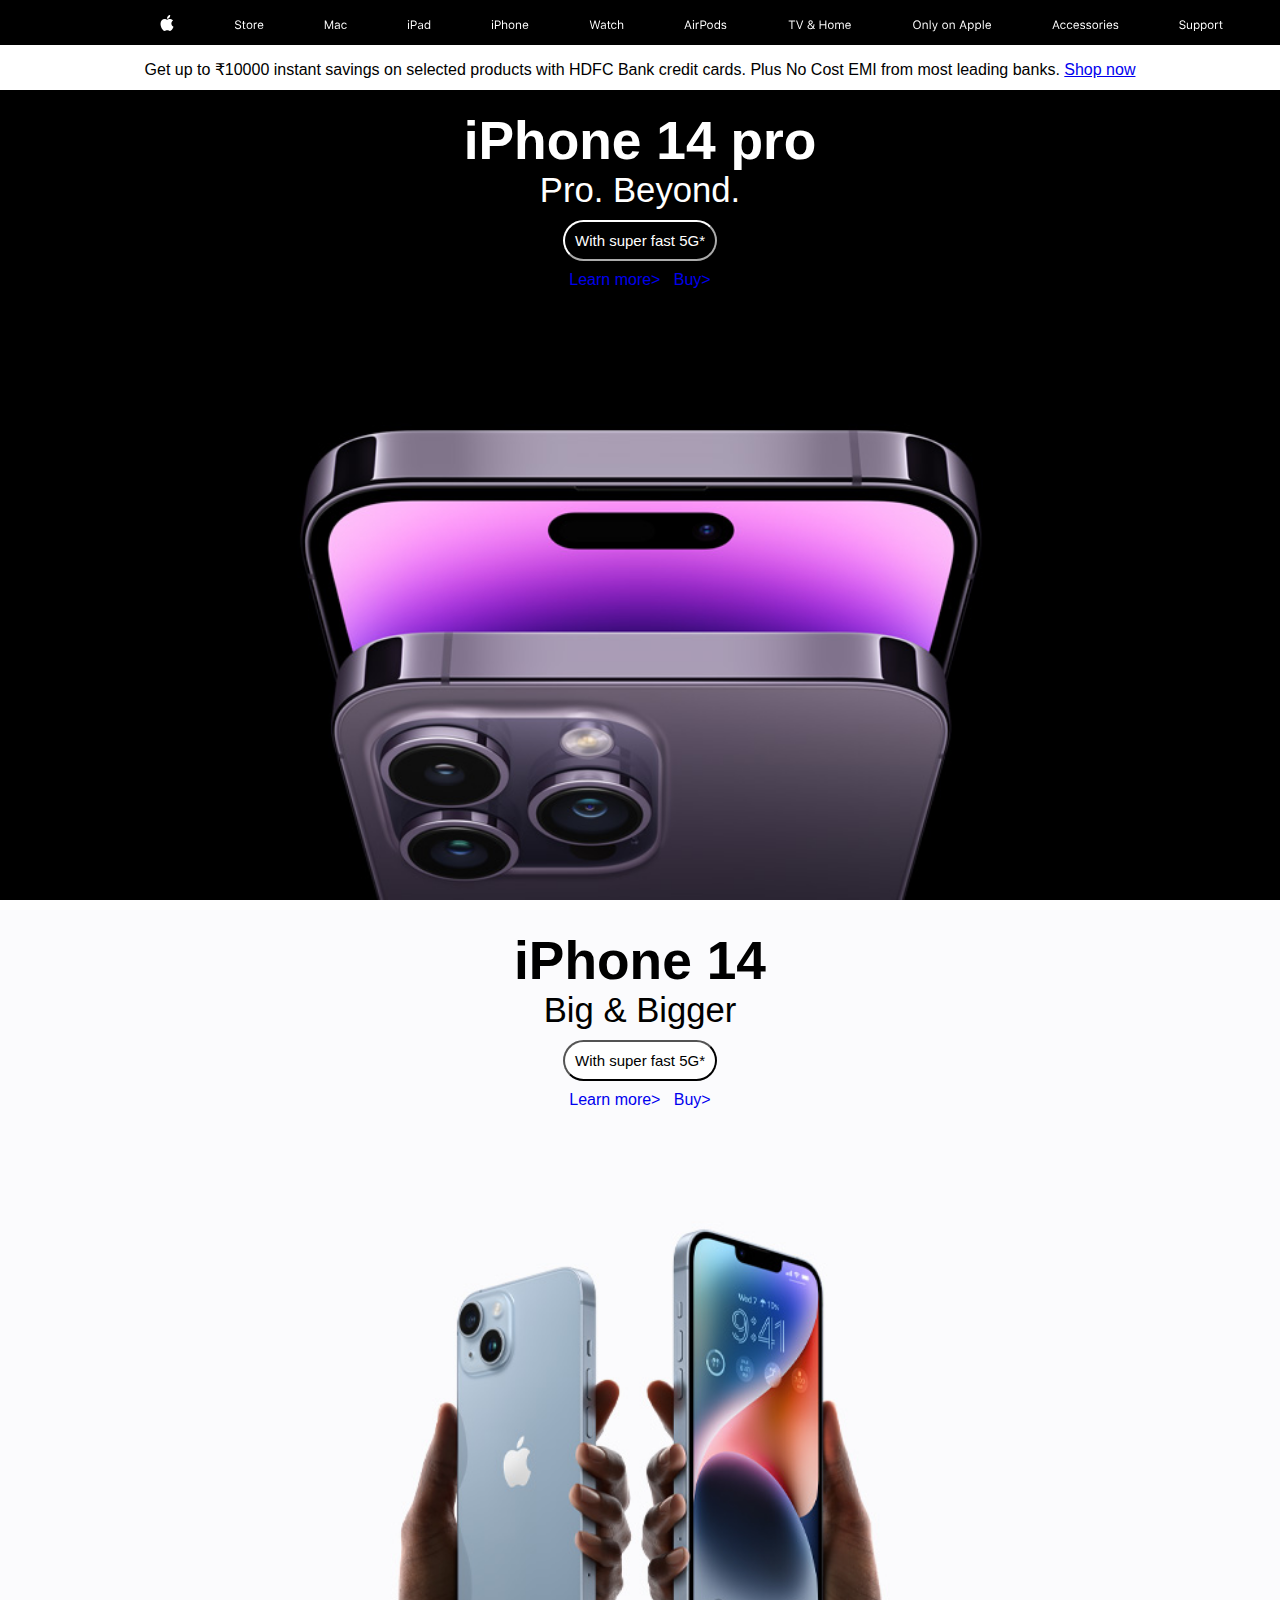
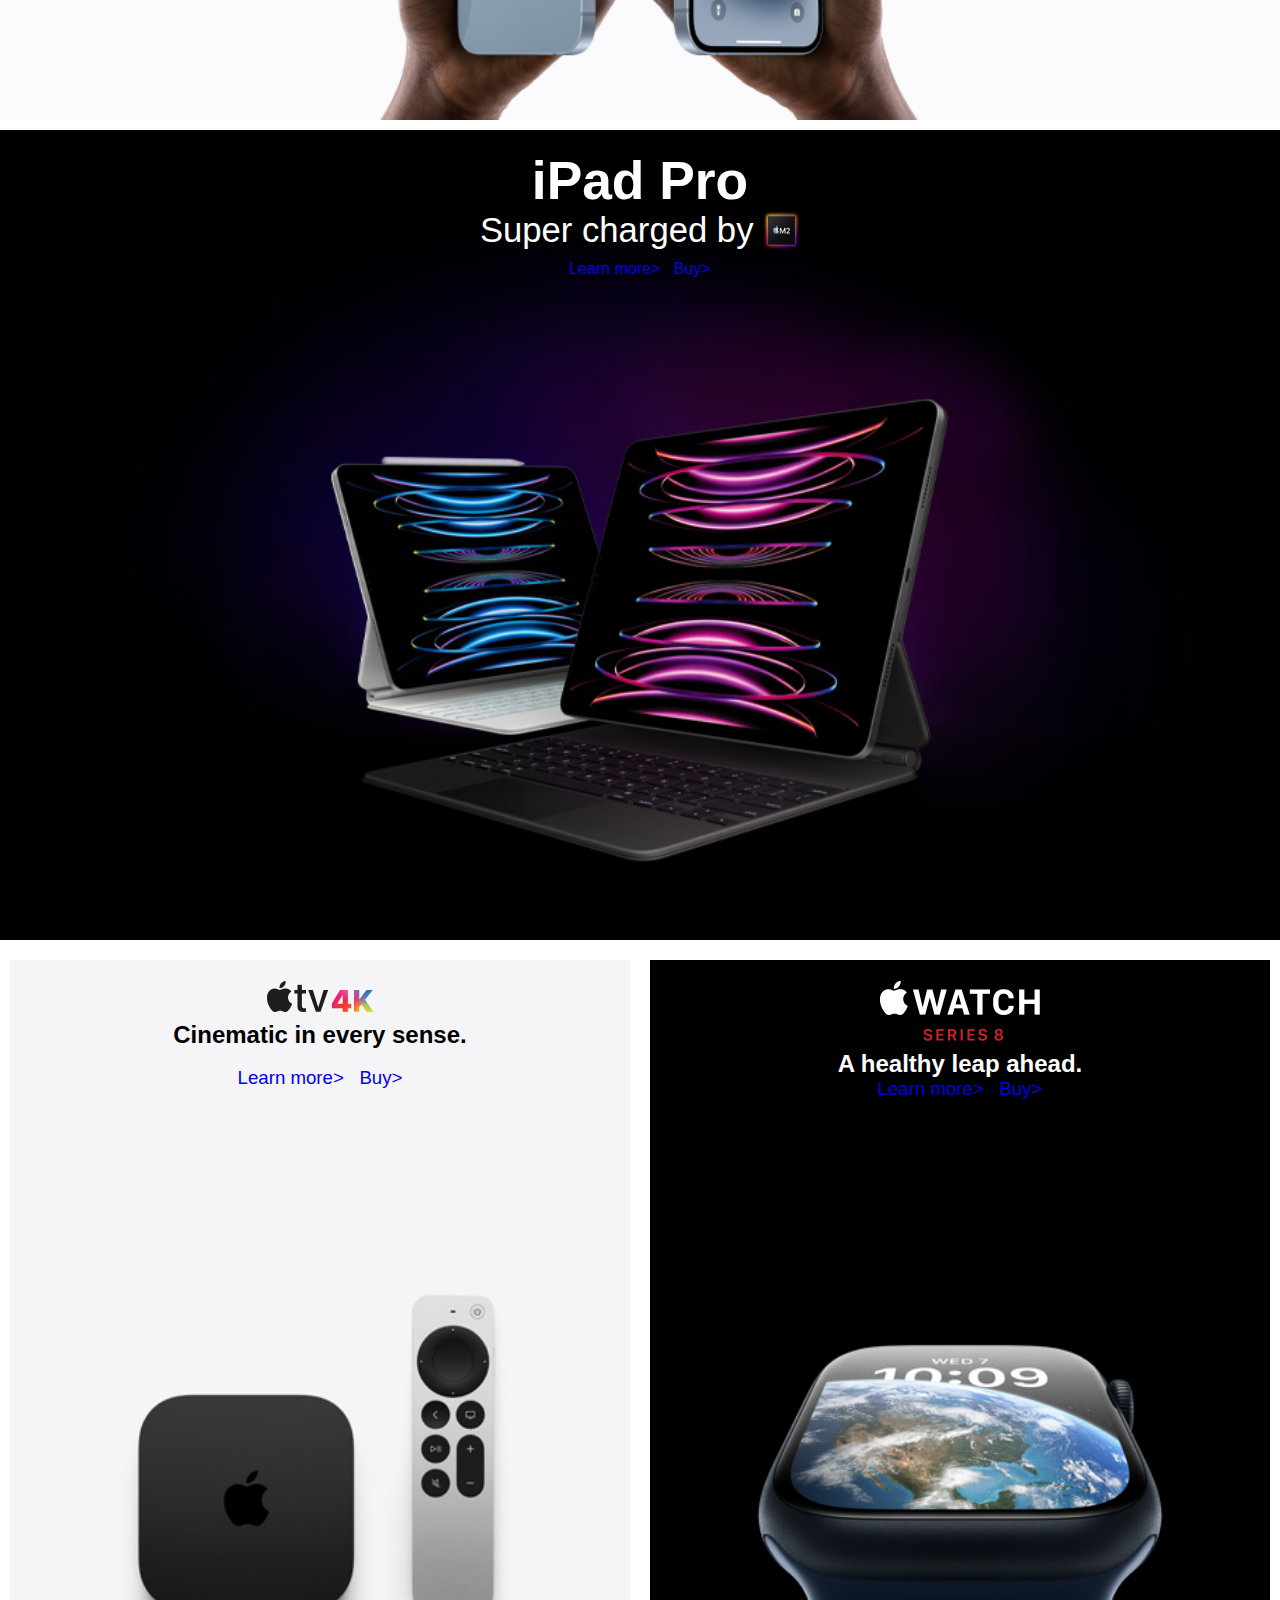
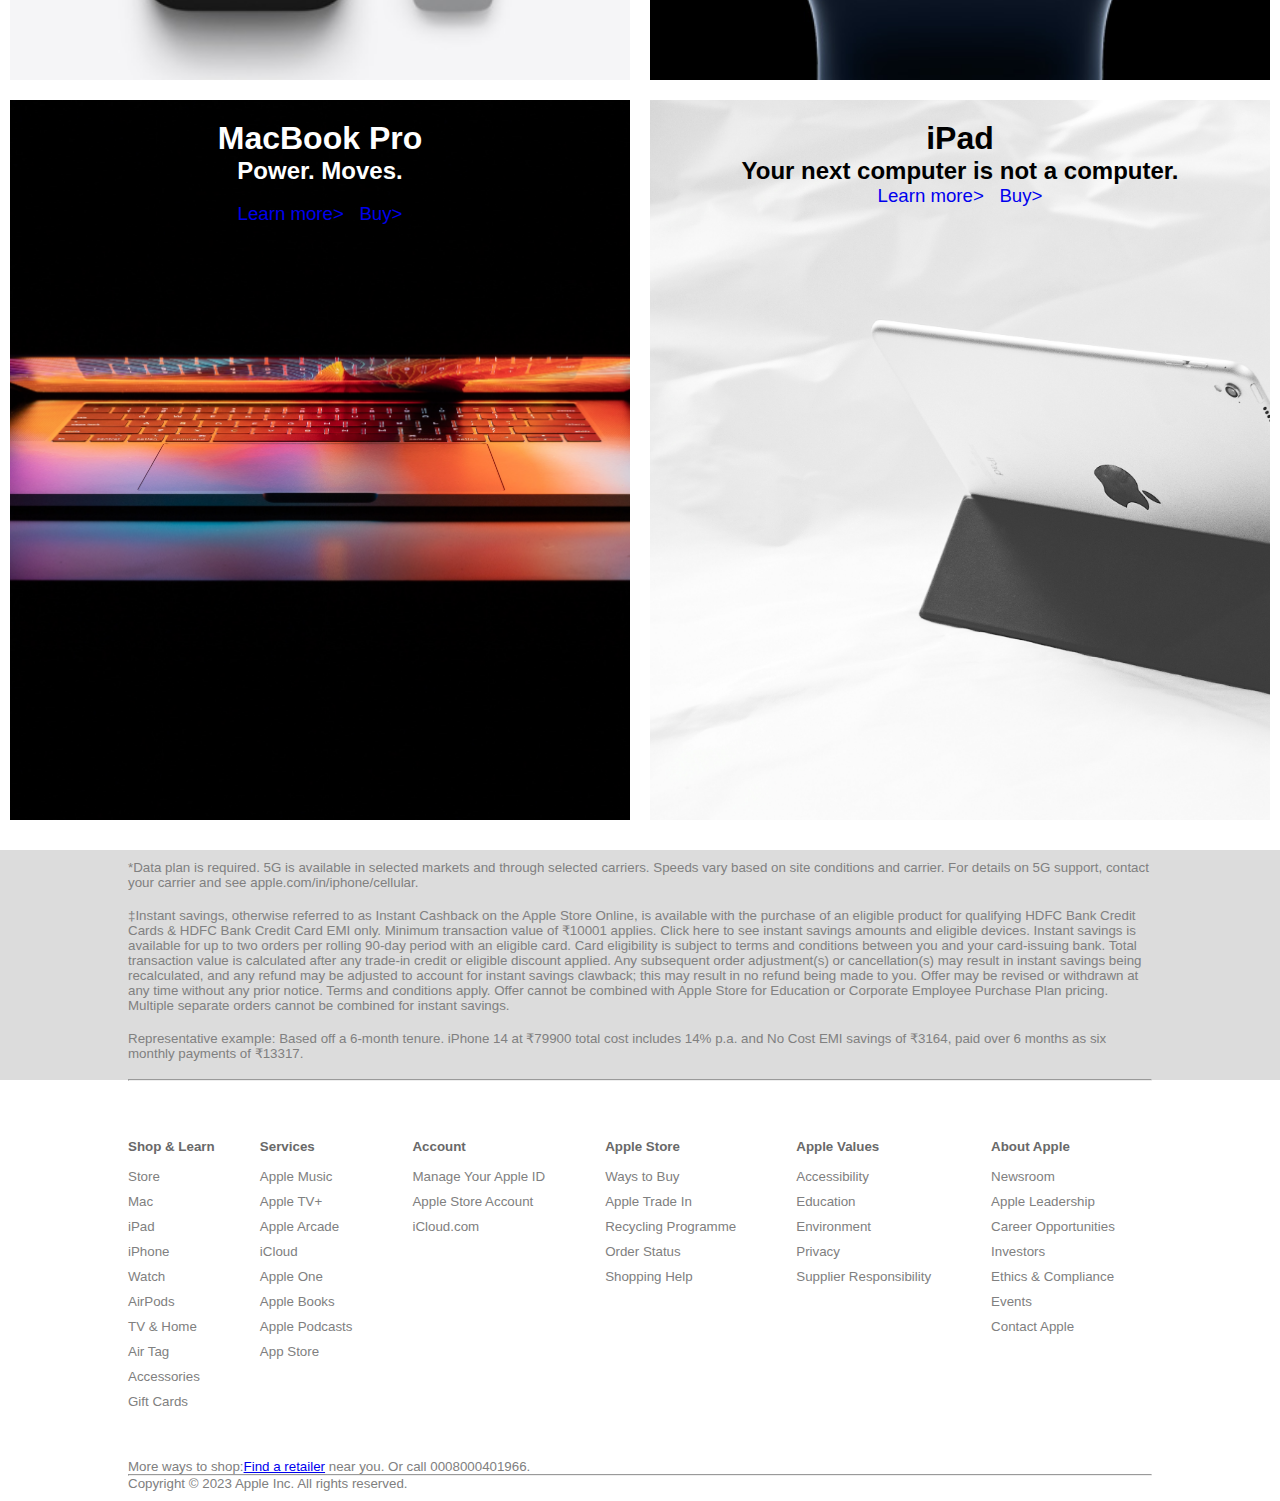
<file: index.html>
<!DOCTYPE html>
<html lang="en">
<head>
    <meta charset="UTF-8">
    <meta name="viewport" content="width=device-width, initial-scale=1.0">
    <link rel="stylesheet" href="styles.css">
    <link rel="icon" href="images/apple.png">
    <title>Apple India</title>
</head>
<body>
    <header >
        <nav >
            <ul id="uline">
                <li ><a href="#"><img src="images/applelogo.svg"></a></li>
                <li ><a href="#"><img src="images/globalnav_links_store_image__c7jy08initqq_large.svg" alt=""></a></li>
                <li ><a href="#"><img src="images/globalnav_links_mac_image__dazlko3t9a6a_large.svg" alt=""></a></li>
                <li ><a href="#"><img src="images/globalnav_links_ipad_image__fw9qyj9lloi2_large.svg" alt=""></a></li>
                <li ><a href="#"><img src="images/globalnav_links_iphone_image__ko7x4isga4ia_large.svg" alt=""></a></li>
                <li ><a href="#"><img src="images/globalnav_links_watch_image__gkoblojrlsqe_large.svg" alt=""></a></li>
                <li ><a href="#"><img src="images/globalnav_links_airpods_image__f969s84ivmaa_large.svg" alt=""></a></li>
                <li ><a href="#"><img src="images/globalnav_links_tvhome_image__zb2ewyxbi6ae_large.svg" alt=""> </a></li>
                <li ><a href="#"><img src="images/globalnav_links_onlyonapple_image__c4t8k97tougm_large.svg" alt=""></a></li>
                <li ><a href="#"><img src="images/globalnav_links_accessories_image__edj0wqmfwxyu_large.svg" alt=""></a></li>
                <li ><a href="#"><img src="images/globalnav_links_support_image__bw9kctll7u3m_large.svg" alt=""></a></li>
                <li ><a href="#"><img src="images/search.png" height="15px" width="15px" alt=""></a></li>
                <li ><a href="#"><img src="images/globalnav_bag_image__yzte50i47ciu_large.svg" alt=""></a></li>
            </ul>
        </nav>
    </header>

    <main>
		<div class="vv" id="vvf">
			<span >
				Get up to ₹10000 instant savings on selected products with HDFC Bank credit cards.
				 Plus No Cost EMI from most leading banks. 
				<span><a href="#">Shop now</a></span>
			</span>
		</div>
        <div class="banner" id="banner_one">
            <h1>iPhone 14 pro</h1>
            <h2>Pro. Beyond.</h2>
            <button >With super fast 5G*</button>
            <p><a href="#">Learn more> &nbsp; Buy></a></p>
        </div>

        <div class="banner" id="banner_two">
            <h1>iPhone 14</h1>
            <h2>Big & Bigger</h2>
            <button id="i14">With super fast 5G*</button> 
            <p><a href="#">Learn more> &nbsp; Buy></a></p>
        </div>

        <div class="banner" id="banner_three">
            <h1>iPad Pro</h1>
            <h2>Super charged by&nbsp; <img src="images/promo_m2_chip__enw2kz91lsuq_large.png" alt=""></h2>
            <p><a href="#">Learn more> &nbsp; Buy></a></p>
        </div>

        <div class="category">
            <div class="box" id="box1">
                <h1><img src="images/promo_tv4k_logo__5m5umvk10duu_large.png" alt=""></h1>
                <h2>Cinematic in every sense.</h2> <br>
                <p><a href="#">Learn more> &nbsp; Buy></a></p>
            </div>
            <div class="box" id="box2">
                <h1><img src="images/hero_logo_apple_watch_series_8__ezarmmoobhg2_mediumtall.png" alt=""></h1>
                <h2>A healthy leap ahead.</h2>
                <p><a href="#">Learn more> &nbsp; Buy></a></p>
            </div>
        </div>
        <div class="category">
            <div class="box" id="box3">
                <h1>MacBook Pro</h1>
                <h2>Power. Moves.</h2> <br>
                <p><a href="#">Learn more> &nbsp; Buy></a></p>
            </div>
            <div class="box" id="box4">
                <h1>iPad </h1>
                <h2>Your next computer is not a computer.</h2>
                <p><a href="#">Learn more> &nbsp; Buy></a></p>
            </div>
        </div>
    </main>

    <footer>
        <div class="container">
            <p>*Data plan is required. 5G is available in selected markets and through selected carriers. Speeds vary based on site conditions and carrier. For details on 5G support, contact your carrier and see apple.com/in/iphone/cellular.
            </p><br>
            <p>‡Instant savings, otherwise referred to as Instant Cashback on the Apple Store Online, is available with the purchase of an eligible product for qualifying HDFC Bank Credit Cards & HDFC Bank Credit Card EMI only. Minimum transaction value of ₹10001 applies. Click here to see instant savings amounts and eligible devices. Instant savings is available for up to two orders per rolling 90-day period with an eligible card. Card eligibility is subject to terms and conditions between you and your card-issuing bank. Total transaction value is calculated after any trade-in credit or eligible discount applied. Any subsequent order adjustment(s) or cancellation(s) may result in instant savings being recalculated, and any refund may be adjusted to account for instant savings clawback; this may result in no refund being made to you. Offer may be revised or withdrawn at any time without any prior notice. Terms and conditions apply. Offer cannot be combined with Apple Store for Education or Corporate Employee Purchase Plan pricing. Multiple separate orders cannot be combined for instant savings.
            </p><br>
            <p>Representative example: Based off a 6-month tenure. iPhone 14 at ₹79900 total cost includes 14% p.a. and No Cost EMI savings of ₹3164, paid over 6 months as six monthly payments of ₹13317.</p><br>
           
            <hr><br>
        </div>
        <div class="container2">
            <div class="ftrdv" id="ftrdv1">
                <h4>Shop & Learn</h4><br>
                <ul class="uline1">
                    <li te>Store</li>
                    <li>Mac</li>
                    <li>iPad</li>
                    <li>iPhone</li>
                    <li>Watch</li>
                    <li>AirPods</li>
                    <li>TV & Home</li>
                    <li>Air Tag</li>
                    <li>Accessories</li>
                    <li>Gift Cards</li>
                </ul>
            </div>
            <div class="ftrdv" id="ftrdv2">
                <h4>Services</h4><br>
                <ul class="uline1">
                    <li>Apple Music</li>
                    <li>Apple TV+</li>
                    <li>Apple Arcade</li>
                    <li>iCloud</li>
                    <li>Apple One</li>
                    <li>Apple Books</li>
                    <li>Apple Podcasts</li>
                    <li>App Store</li>
                </ul>
            </div>
            <div class="ftrdv">
                <h4>Account</h4><br>
                <ul class="uline1">
                    <li>Manage Your Apple ID</li>
                    <li>Apple Store Account</li>
                    <li>iCloud.com</li>  
                </ul>
            </div>
            <div class="ftrdv">
                <h4>Apple Store</h4><br>
                <ul class="uline1">
                    <li>Ways to Buy</li>
                    <li>Apple Trade In</li>
                    <li>Recycling Programme</li>
                    <li>Order Status</li>
                    <li>Shopping Help</li>
                </ul>
            </div>
            <div class="ftrdv">
                <h4>Apple Values</h4><br>
                <ul class="uline1">
                    <li>Accessibility</li>
                    <li>Education</li>
                    <li>Environment</li>
                    <li>Privacy</li>
                    <li>Supplier Responsibility</li>
            </div>
            <div class="ftrdv">
                <h4>About Apple</h4><br>
                <ul class="uline1">
                    <li>Newsroom</li>
                    <li>Apple Leadership</li>
                    <li>Career Opportunities</li>
                    <li>Investors</li>
                    <li>Ethics & Compliance</li>
                    <li>Events</li>
                    <li>Contact Apple</li>
                </ul>
            </div>
           
        </div>
        <div class="container">
            <p>More ways to shop:<a href="#">Find a retailer</a>&nbsp;near you. Or call 0008000401966.</p>
            <hr>
            <p>
                Copyright &copy; 2023 Apple Inc. All rights reserved.
            </p>
            
        </div>
       
    </footer>
</body>
</html>
</file>
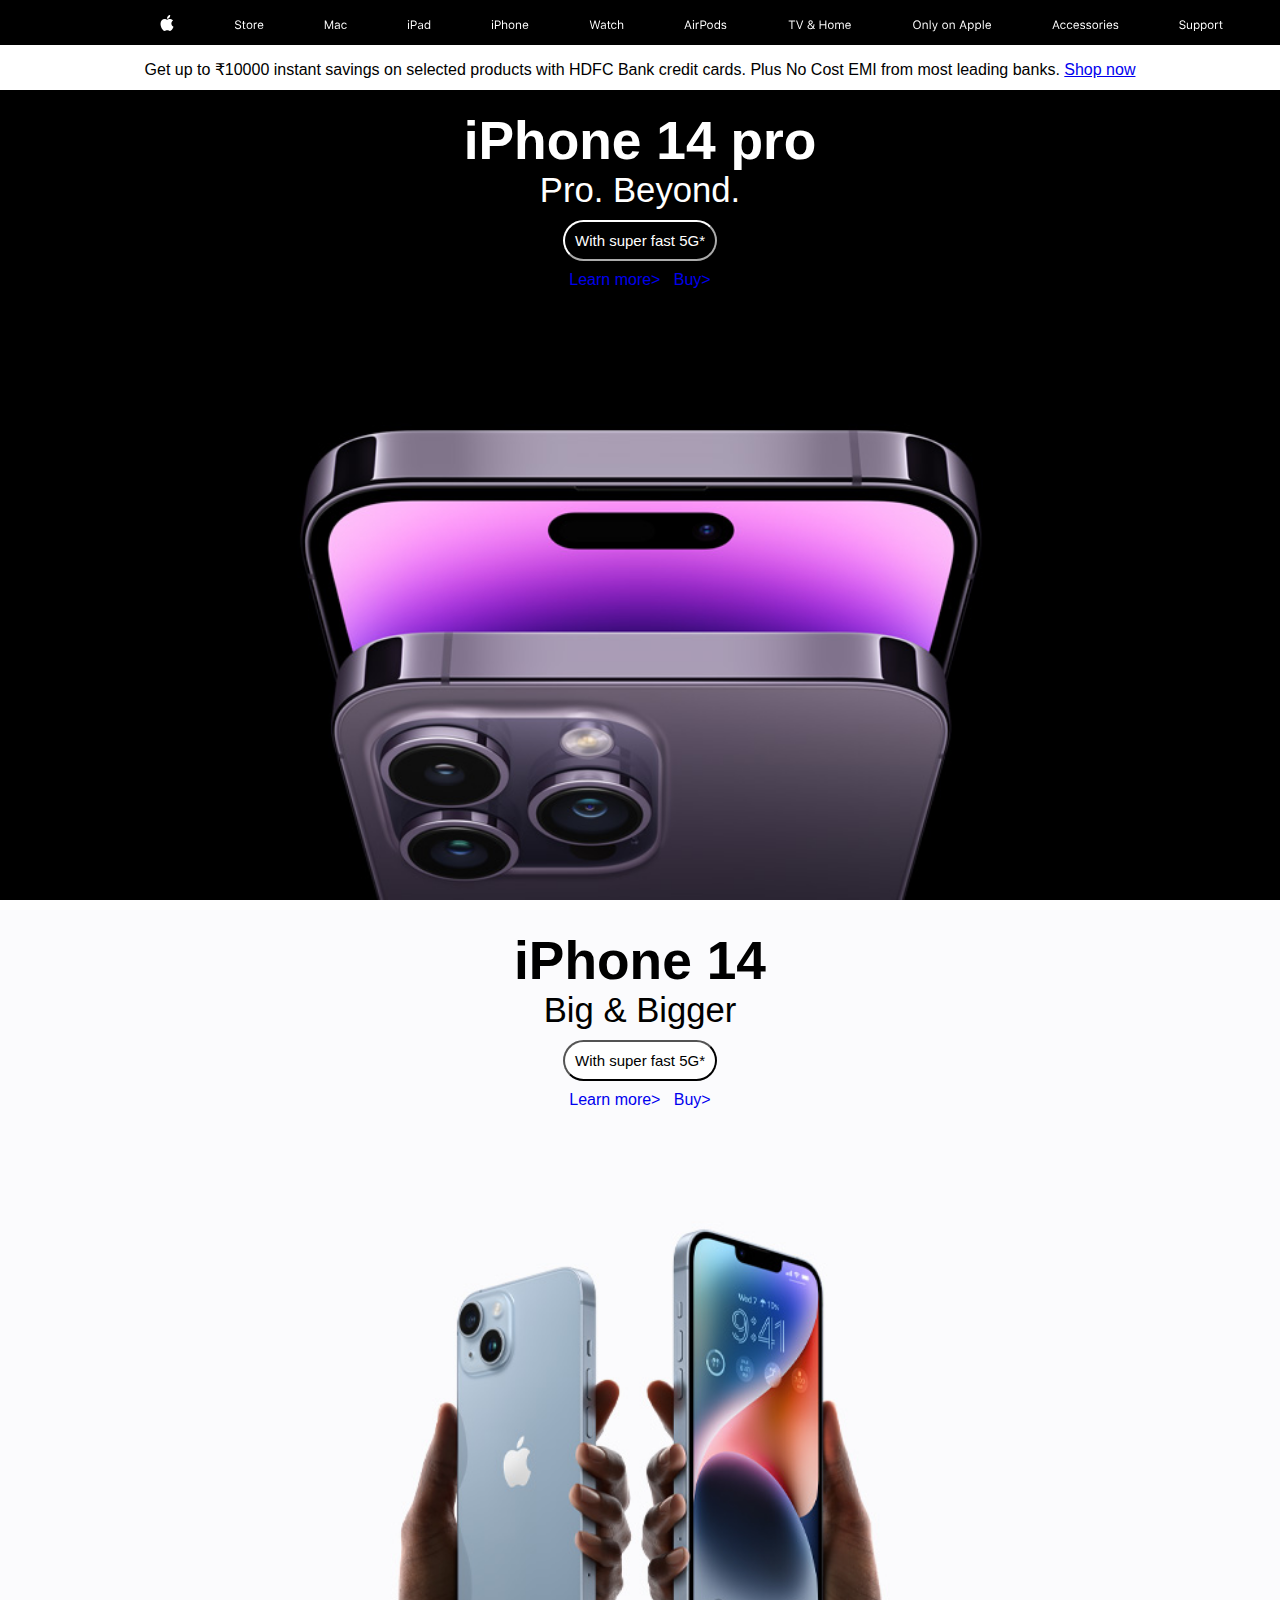
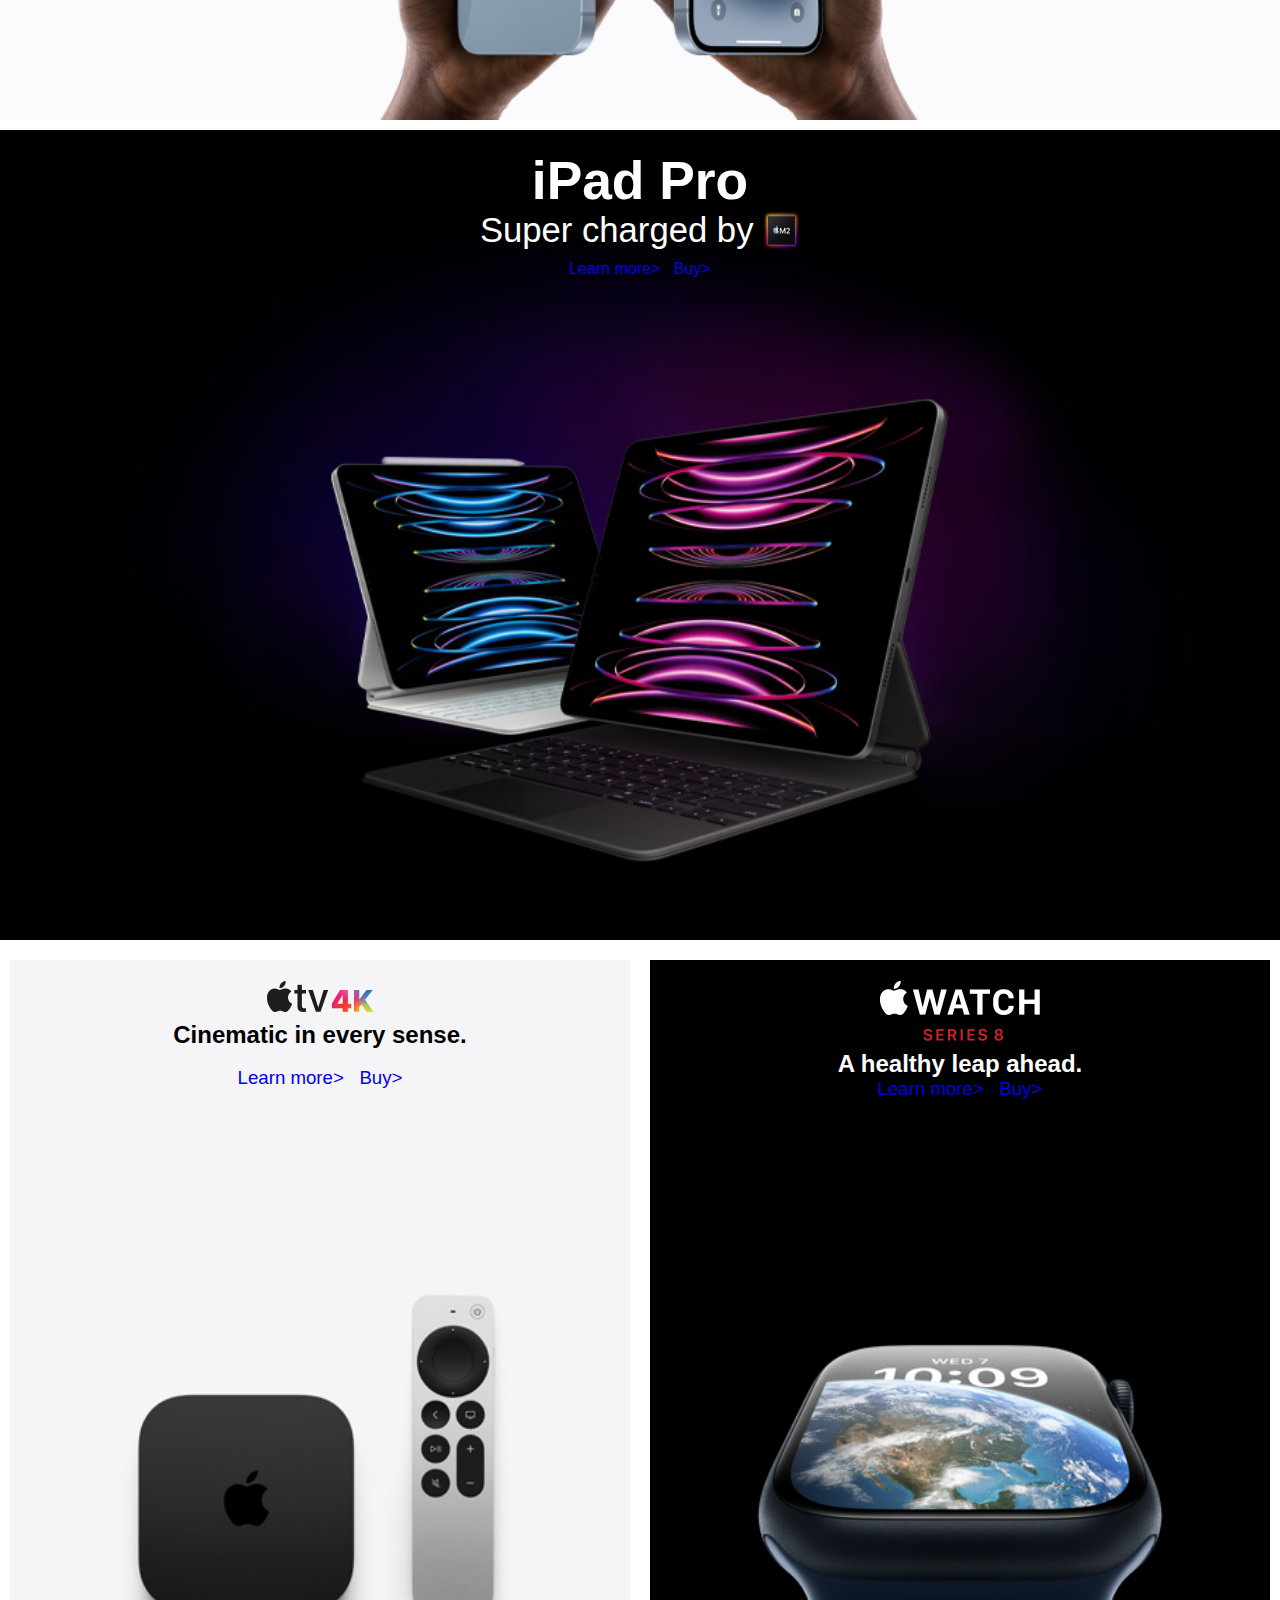
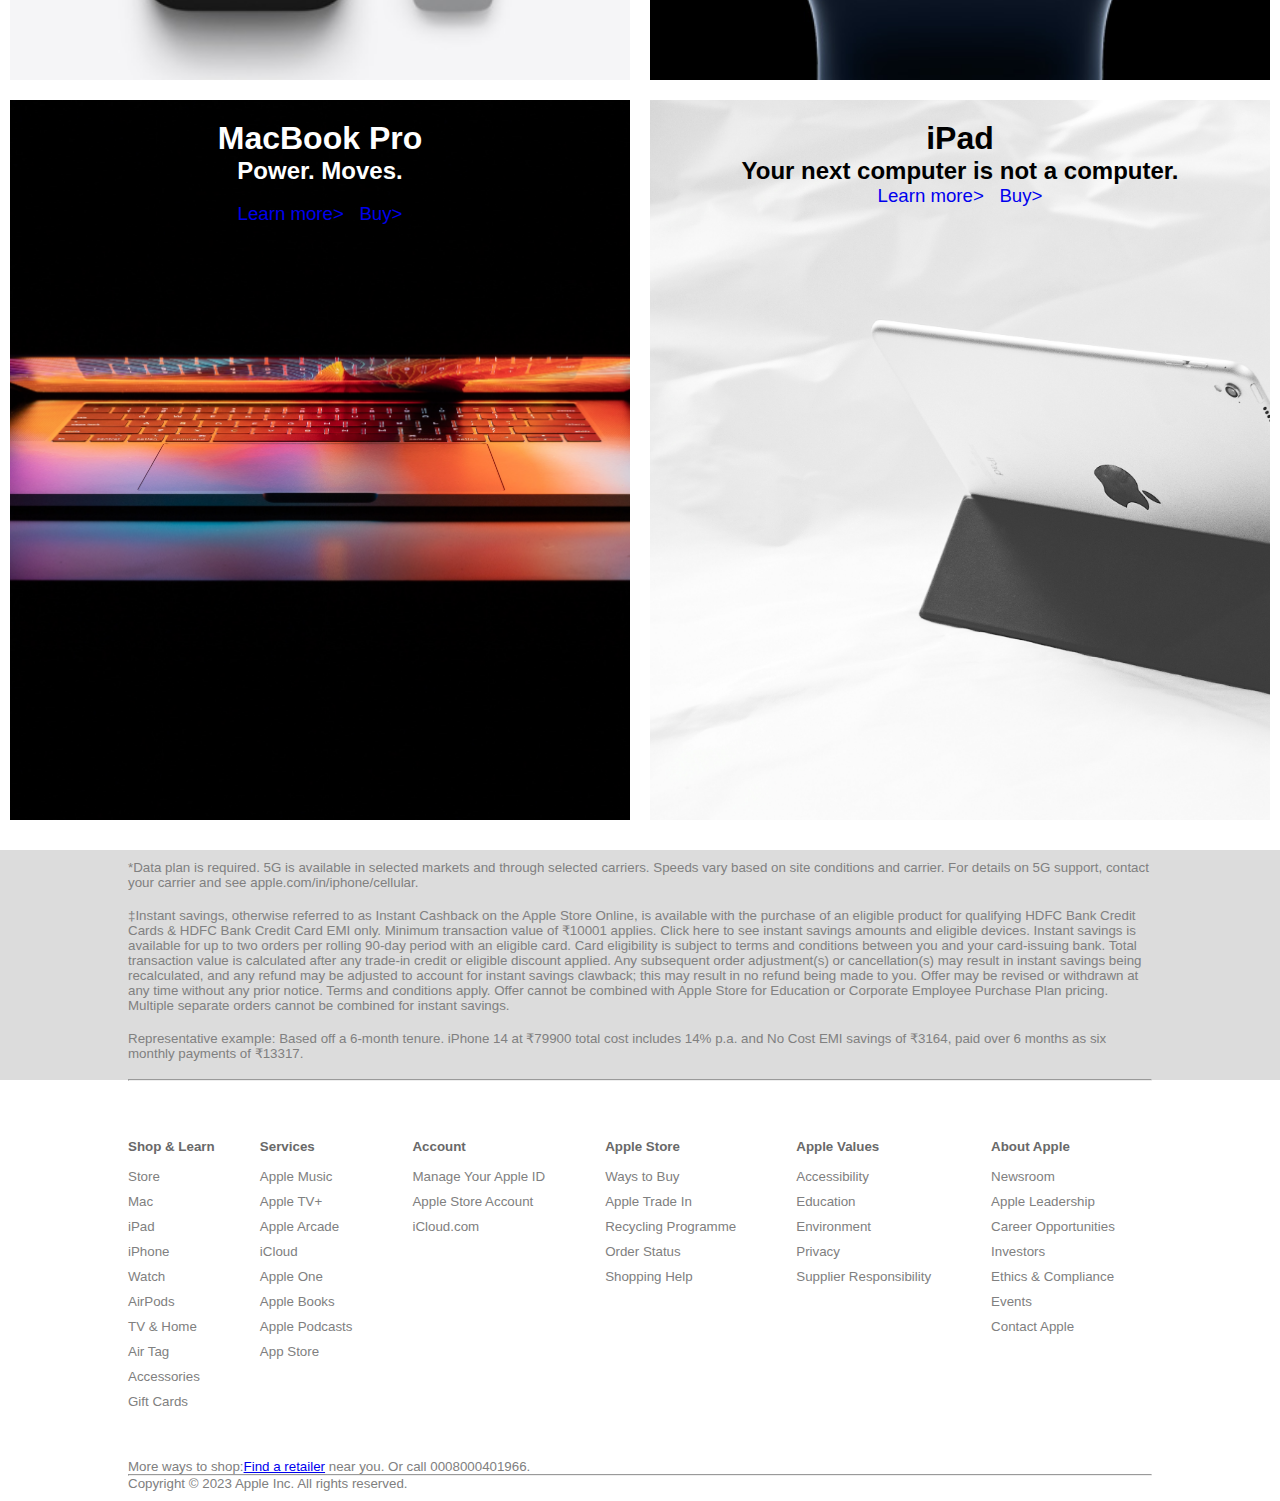
<file: test1.html>
<!DOCTYPE html>
<html lang="en">
<head>
    <meta charset="UTF-8">
    <meta name="viewport" content="width=device-width, initial-scale=1.0">
    <link rel="stylesheet" href="styles.css">
    <link rel="icon" href="images/apple.png">
    <title>Apple India</title>
</head>
<body>
    <header >
        <nav >
            <ul id="uline">
                <li ><a href="#"><img src="images/applelogo.svg"></a></li>
                <li ><a href="#"><img src="images/globalnav_links_store_image__c7jy08initqq_large.svg" alt=""></a></li>
                <li ><a href="#"><img src="images/globalnav_links_mac_image__dazlko3t9a6a_large.svg" alt=""></a></li>
                <li ><a href="#"><img src="images/globalnav_links_ipad_image__fw9qyj9lloi2_large.svg" alt=""></a></li>
                <li ><a href="#"><img src="images/globalnav_links_iphone_image__ko7x4isga4ia_large.svg" alt=""></a></li>
                <li ><a href="#"><img src="images/globalnav_links_watch_image__gkoblojrlsqe_large.svg" alt=""></a></li>
                <li ><a href="#"><img src="images/globalnav_links_airpods_image__f969s84ivmaa_large.svg" alt=""></a></li>
                <li ><a href="#"><img src="images/globalnav_links_tvhome_image__zb2ewyxbi6ae_large.svg" alt=""> </a></li>
                <li ><a href="#"><img src="images/globalnav_links_onlyonapple_image__c4t8k97tougm_large.svg" alt=""></a></li>
                <li ><a href="#"><img src="images/globalnav_links_accessories_image__edj0wqmfwxyu_large.svg" alt=""></a></li>
                <li ><a href="#"><img src="images/globalnav_links_support_image__bw9kctll7u3m_large.svg" alt=""></a></li>
                <li ><a href="#"><img src="images/search.png" height="15px" width="15px" alt=""></a></li>
                <li ><a href="#"><img src="images/globalnav_bag_image__yzte50i47ciu_large.svg" alt=""></a></li>
            </ul>
        </nav>
    </header>

    <main>
		<div class="vv" id="vvf">
			<span >
				Get up to ₹10000 instant savings on selected products with HDFC Bank credit cards.
				 Plus No Cost EMI from most leading banks. 
				<span><a href="#">Shop now</a></span>
			</span>
		</div>
        <div class="banner" id="banner_one">
            <h1>iPhone 14 pro</h1>
            <h2>Pro. Beyond.</h2>
            <button >With super fast 5G*</button>
            <p><a href="#">Learn more> &nbsp; Buy></a></p>
        </div>

        <div class="banner" id="banner_two">
            <h1>iPhone 14</h1>
            <h2>Big & Bigger</h2>
            <button id="i14">With super fast 5G*</button> 
            <p><a href="#">Learn more> &nbsp; Buy></a></p>
        </div>

        <div class="banner" id="banner_three">
            <h1>iPad Pro</h1>
            <h2>Super charged by&nbsp; <img src="images/promo_m2_chip__enw2kz91lsuq_large.png" alt=""></h2>
            <p><a href="#">Learn more> &nbsp; Buy></a></p>
        </div>

        <div class="category">
            <div class="box" id="box1">
                <h1><img src="images/promo_tv4k_logo__5m5umvk10duu_large.png" alt=""></h1>
                <h2>Cinematic in every sense.</h2> <br>
                <p><a href="#">Learn more> &nbsp; Buy></a></p>
            </div>
            <div class="box" id="box2">
                <h1><img src="images/hero_logo_apple_watch_series_8__ezarmmoobhg2_mediumtall.png" alt=""></h1>
                <h2>A healthy leap ahead.</h2>
                <p><a href="#">Learn more> &nbsp; Buy></a></p>
            </div>
        </div>
        <div class="category">
            <div class="box" id="box3">
                <h1>MacBook Pro</h1>
                <h2>Power. Moves.</h2> <br>
                <p><a href="#">Learn more> &nbsp; Buy></a></p>
            </div>
            <div class="box" id="box4">
                <h1>iPad </h1>
                <h2>Your next computer is not a computer.</h2>
                <p><a href="#">Learn more> &nbsp; Buy></a></p>
            </div>
        </div>
    </main>

    <footer>
        <div class="container">
            <p>*Data plan is required. 5G is available in selected markets and through selected carriers. Speeds vary based on site conditions and carrier. For details on 5G support, contact your carrier and see apple.com/in/iphone/cellular.
            </p><br>
            <p>‡Instant savings, otherwise referred to as Instant Cashback on the Apple Store Online, is available with the purchase of an eligible product for qualifying HDFC Bank Credit Cards & HDFC Bank Credit Card EMI only. Minimum transaction value of ₹10001 applies. Click here to see instant savings amounts and eligible devices. Instant savings is available for up to two orders per rolling 90-day period with an eligible card. Card eligibility is subject to terms and conditions between you and your card-issuing bank. Total transaction value is calculated after any trade-in credit or eligible discount applied. Any subsequent order adjustment(s) or cancellation(s) may result in instant savings being recalculated, and any refund may be adjusted to account for instant savings clawback; this may result in no refund being made to you. Offer may be revised or withdrawn at any time without any prior notice. Terms and conditions apply. Offer cannot be combined with Apple Store for Education or Corporate Employee Purchase Plan pricing. Multiple separate orders cannot be combined for instant savings.
            </p><br>
            <p>Representative example: Based off a 6-month tenure. iPhone 14 at ₹79900 total cost includes 14% p.a. and No Cost EMI savings of ₹3164, paid over 6 months as six monthly payments of ₹13317.</p><br>
           
            <hr><br>
        </div>
        <div class="container2">
            <div class="ftrdv" id="ftrdv1">
                <h4>Shop & Learn</h4><br>
                <ul class="uline1">
                    <li te>Store</li>
                    <li>Mac</li>
                    <li>iPad</li>
                    <li>iPhone</li>
                    <li>Watch</li>
                    <li>AirPods</li>
                    <li>TV & Home</li>
                    <li>Air Tag</li>
                    <li>Accessories</li>
                    <li>Gift Cards</li>
                </ul>
            </div>
            <div class="ftrdv" id="ftrdv2">
                <h4>Services</h4><br>
                <ul class="uline1">
                    <li>Apple Music</li>
                    <li>Apple TV+</li>
                    <li>Apple Arcade</li>
                    <li>iCloud</li>
                    <li>Apple One</li>
                    <li>Apple Books</li>
                    <li>Apple Podcasts</li>
                    <li>App Store</li>
                </ul>
            </div>
            <div class="ftrdv">
                <h4>Account</h4><br>
                <ul class="uline1">
                    <li>Manage Your Apple ID</li>
                    <li>Apple Store Account</li>
                    <li>iCloud.com</li>  
                </ul>
            </div>
            <div class="ftrdv">
                <h4>Apple Store</h4><br>
                <ul class="uline1">
                    <li>Ways to Buy</li>
                    <li>Apple Trade In</li>
                    <li>Recycling Programme</li>
                    <li>Order Status</li>
                    <li>Shopping Help</li>
                </ul>
            </div>
            <div class="ftrdv">
                <h4>Apple Values</h4><br>
                <ul class="uline1">
                    <li>Accessibility</li>
                    <li>Education</li>
                    <li>Environment</li>
                    <li>Privacy</li>
                    <li>Supplier Responsibility</li>
            </div>
            <div class="ftrdv">
                <h4>About Apple</h4><br>
                <ul class="uline1">
                    <li>Newsroom</li>
                    <li>Apple Leadership</li>
                    <li>Career Opportunities</li>
                    <li>Investors</li>
                    <li>Ethics & Compliance</li>
                    <li>Events</li>
                    <li>Contact Apple</li>
                </ul>
            </div>
           
        </div>
        <div class="container">
            <p>More ways to shop:<a href="#">Find a retailer</a>&nbsp;near you. Or call 0008000401966.</p>
            <hr>
            <p>
                Copyright &copy; 2023 Apple Inc. All rights reserved.
            </p>
            
        </div>
       
    </footer>
</body>
</html>
</file>
<file: styles.css>
*{
    margin: 0;
    padding: 0;
    box-sizing: border-box;
}

body {
    font-family: "SF Pro Text","SF Pro Icons","Helvetica Neue","Helvetica","Arial",sans-serif;;
}


main {
    padding-top: 40px;
}
nav {
    position: fixed;
    background-color: black;
    color: lightgray;
    width: 100%;
    height: 45px;
    font-size: 12pt;
}

#vvf {
    
    height: 50px; 
    padding-top: 20px;
    font-size:medium;
    font: weight 100px;
    text-align: center;
    
}
#uline {
    align-items:center;
    width: 100%;
    margin: auto;
    display: flex;
    padding: 3px 100px;
}

#uline li {
    list-style: none;
    margin-left: 60px;
}


#banner_one, #banner_two, #banner_three {
    background-image: url('images/hero_iphone14pro.jpg');
    background-size: cover;
    background-position-y: bottom;
    color: white;
    height: 90vh;
    background-position-x:center;
    padding-top: 20px;
    margin-bottom: 10px;
}

.banner > * {
    display: flex;
    justify-content: center;
}

.banner h1 {
    font-size: 40pt;
    text-align: center;
}

.banner h2 {
    font-size: 26pt;
    font-weight: lighter;
    text-align: center;
    margin-bottom: 10px;

}

.banner button{
    background-color: black;
    color: white;
    font-size: 15px;
    font-weight: 30px;
    border-color: white;
    border-radius: 25px;
    margin-left: auto;
    margin-right: auto;
    margin-bottom: 10px;
    padding: 10px;
}

.banner a {
    font-size: 12pt;
    
    text-decoration: none;
}


#banner_two {
    background-image: url('images/hero_iphone14_preorder__c4g2wjzuugqe_large.jpg');
    
    color: black;
}
#i14{
    background-color: white;
    color: black;
    border-color: black;
}

#banner_three {
    background-image: url('images/promo_ipadpro__ch217v9v7no2_large.jpg');
    
}

.category {
    display: flex;
}

.category .box {
    text-align: center;
    height: 80vh;
    width: 50%;
    margin: 10px;
    background-size: cover;
    background-position-y: bottom;
    padding-top: 20px;
    color: white;
}

.category .box a { 
    text-decoration: none;
    font-size: 14pt;
    padding-top: 20px;
}

#box1 {
    background-image: url('images/promo_tv4k__d33vaocbii82_medium.jpg');
    background-position: bottom;
    color: black;
}

#box2 {
    background-image: url('images/hero_apple_watch_series_8__bjc1ok5mkjua_small.jpg');
    background-position: bottom;
    color: rgb(255, 255, 255);
}

#box3 {
    background-image: url('images/card3.jpg');
    background-position: center;
}

#box4 {
    background-image: url('images/card4.jpg');
    color: black;
}
a:hover {
    text-decoration: underline !important;
}

footer {
    background-color: rgba(211,211,211,0.8);
    width: 100%;
    height: 230px;
}


footer .container {
    
    width: 80%;
    height: auto;
    margin: 20px auto;
    padding-top: 10px;
    padding-bottom: 10px;
}
footer .container2{
    
    font-size: 10pt;
    display: flex;
    width: 80%;
    height: 300px;
    margin: 10px auto;
    padding-top: 10px;
    padding-right: 50px;
}

footer .uline1 li{
   
    text-align: left;
    width:max-content;
    padding-right:  60px;
    list-style: none;
    padding-bottom: 10px;
    color: gray;

}
footer .ftrdv h4{
    color: rgb(105, 105, 105);
    
}
footer .container2.ftrdv{
     
    
    text-align: left;
    height: 50px;
    width: 200px;
    margin: 10px;
    
    padding-right: 100px;
    
}

footer .container > * {
    font-size: 10pt;
    color: gray;
    
}
</file>
